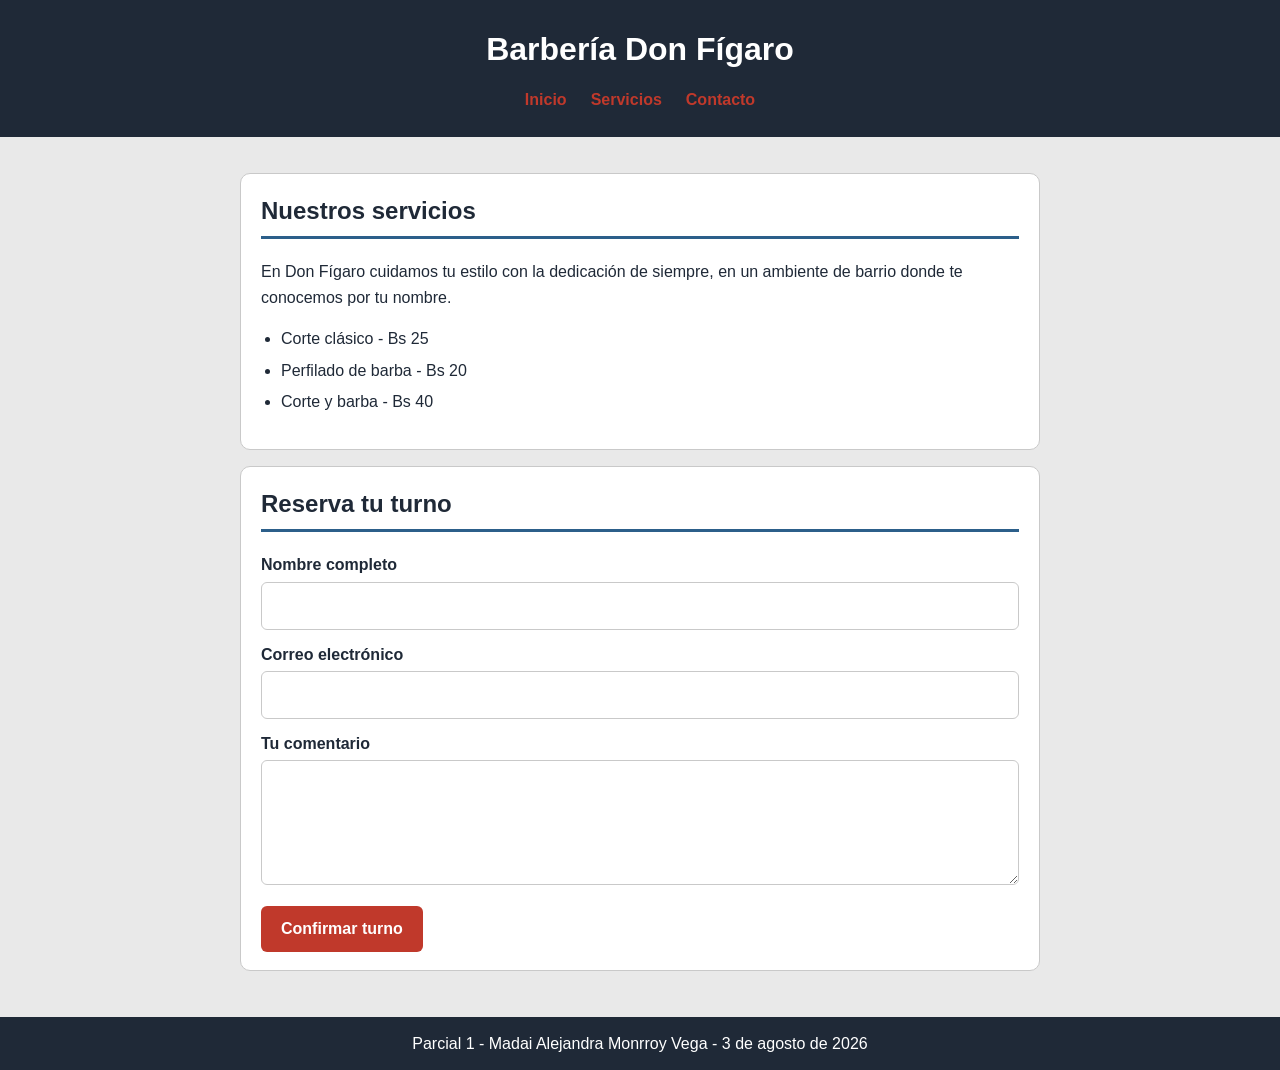
<file: parcial1/index.html>
<!DOCTYPE html>
<html lang="es">
<head>
  <meta charset="UTF-8">
  <meta name="viewport" content="width=device-width, initial-scale=1.0">
  <title>Barbería Don Fígaro</title>
  <link rel="stylesheet" href="styles.css">
</head>
<body>

  <header id="inicio">
    <h1>Barbería Don Fígaro</h1>
    <nav>
      <a href="#inicio">Inicio</a>
      <a href="#servicios">Servicios</a>
      <a href="#contacto">Contacto</a>
    </nav>
  </header>

  <main>

    <section id="servicios" class="tarjeta">
      <h2>Nuestros servicios</h2>
      <p>En Don Fígaro cuidamos tu estilo con la dedicación de siempre, en un ambiente de barrio donde te conocemos por tu nombre.</p>
      <ul>
        <li>Corte clásico - Bs 25</li>
        <li>Perfilado de barba - Bs 20</li>
        <li>Corte y barba - Bs 40</li>
      </ul>
    </section>

    <section id="contacto" class="tarjeta">
      <h2>Reserva tu turno</h2>
      <form>
        <label for="nombre">Nombre completo</label>
        <input type="text" id="nombre" name="nombre" required>

        <label for="correo">Correo electrónico</label>
        <input type="email" id="correo" name="correo" required>

        <label for="comentario">Tu comentario</label>
        <textarea id="comentario" name="comentario" rows="4"></textarea>
      </form>
      <button type="button" id="btn-confirmar">Confirmar turno</button>
      <p id="mensaje" class="oculto"></p>
    </section>

  </main>

  <footer>
    <p>Parcial 1 - Madai Alejandra Monrroy Vega - 3 de agosto de 2026</p>
  </footer>

  <script src="script.js"></script>

</body>
</html>
</file>
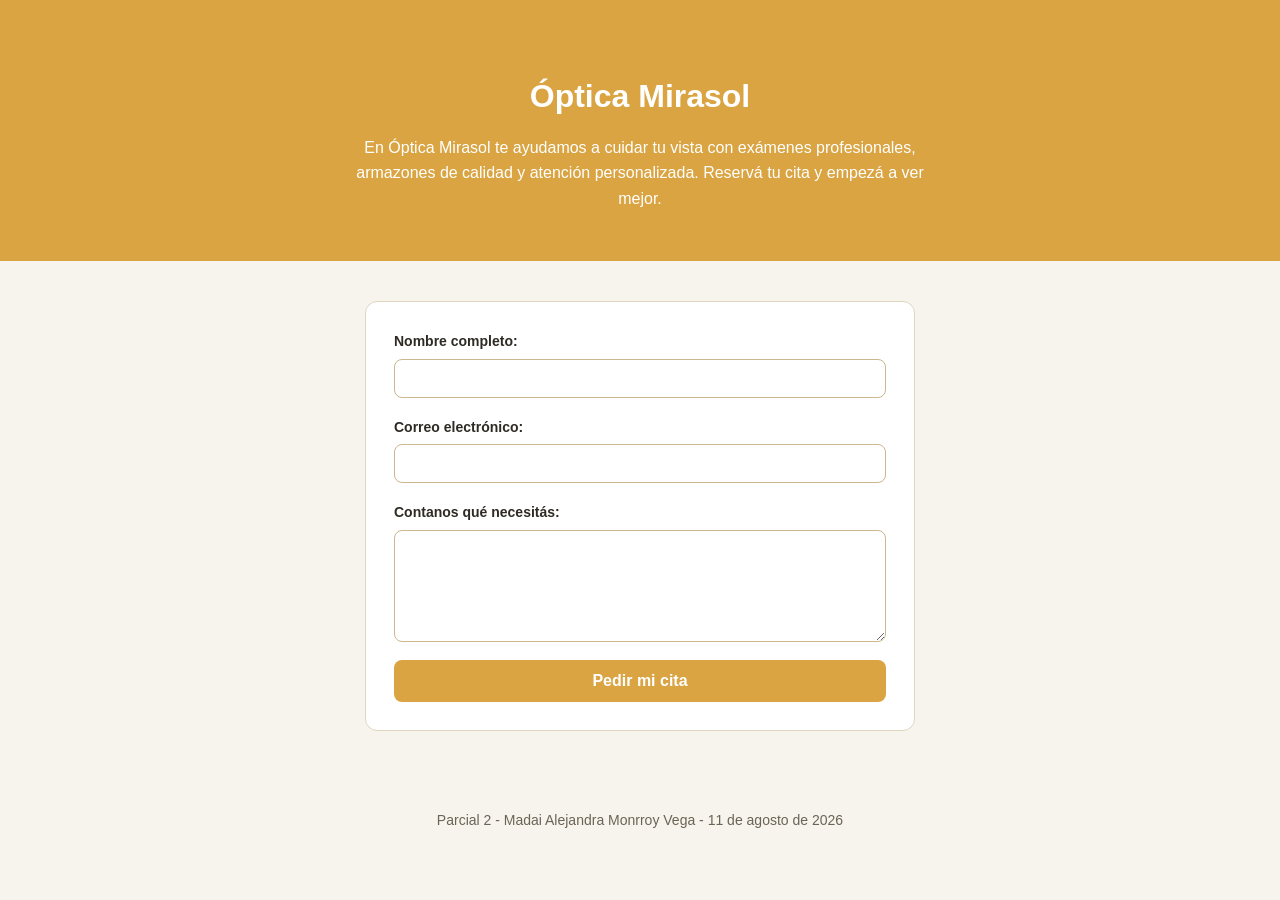
<file: parcial2/index.html>
<!DOCTYPE html>
<html lang="es">
<head>
<meta charset="UTF-8">
<meta name="viewport" content="width=device-width, initial-scale=1.0">
<title>Óptica Mirasol</title>
<link rel="stylesheet" href="style.css">
</head>
<body>

<header>
    <h1>Óptica Mirasol</h1>
    <p>
        En Óptica Mirasol te ayudamos a cuidar tu vista con exámenes
        profesionales, armazones de calidad y atención personalizada.
        Reservá tu cita y empezá a ver mejor.
    </p>
</header>

<main>

    <form id="form-cita" novalidate method="POST" action="procesar.php">

        <div class="campo">
            <label for="nombre">Nombre completo:</label>
            <input type="text" id="nombre" name="nombre" required>
        </div>

        <div class="campo">
            <label for="correo">Correo electrónico:</label>
            <input type="email" id="correo" name="correo" required>
        </div>

        <div class="campo">
            <label for="consulta">Contanos qué necesitás:</label>
            <textarea id="consulta" name="consulta"></textarea>
        </div>

        <button type="submit">Pedir mi cita</button>

        <p id="aviso-cita" class="aviso"></p>

    </form>

</main>

<footer>
    <p>Parcial 2 - Madai Alejandra Monrroy Vega - 11 de agosto de 2026</p>
</footer>

<script src="script.js"></script>

</body>
</html>
</file>
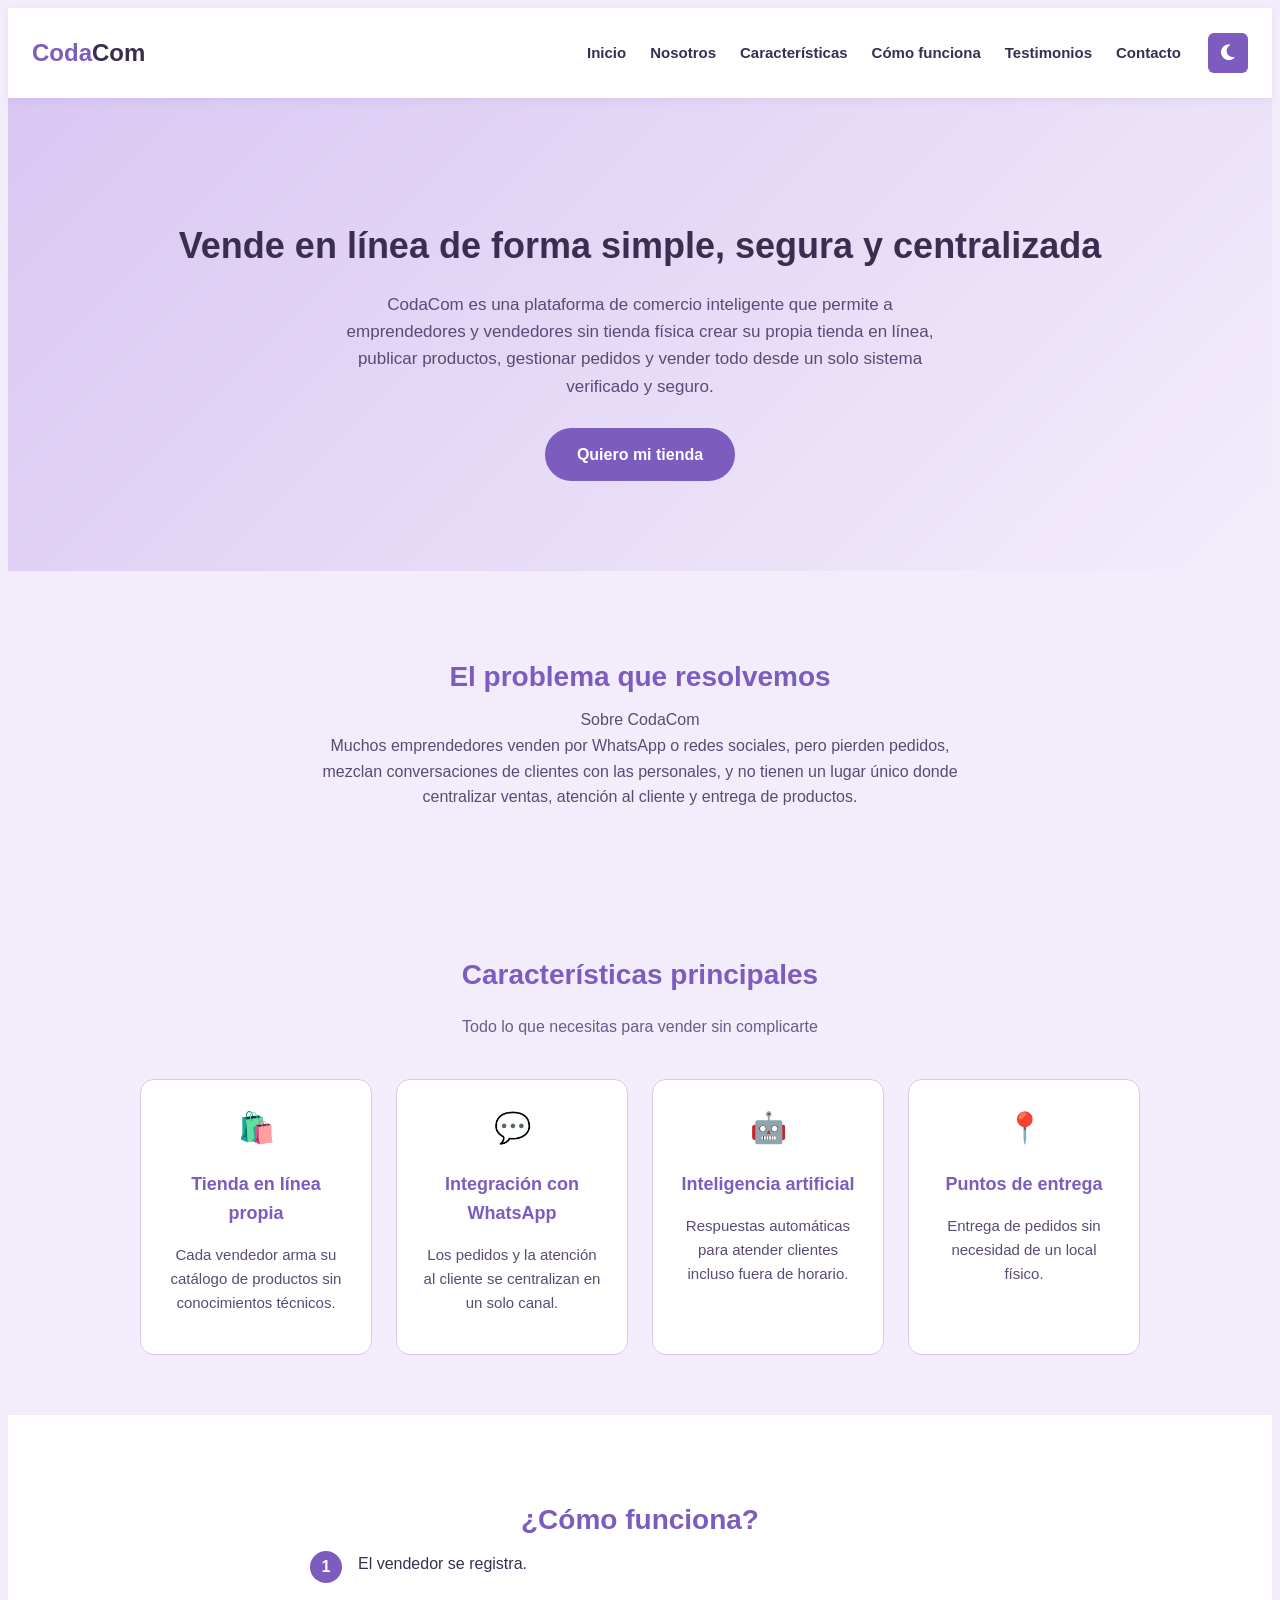
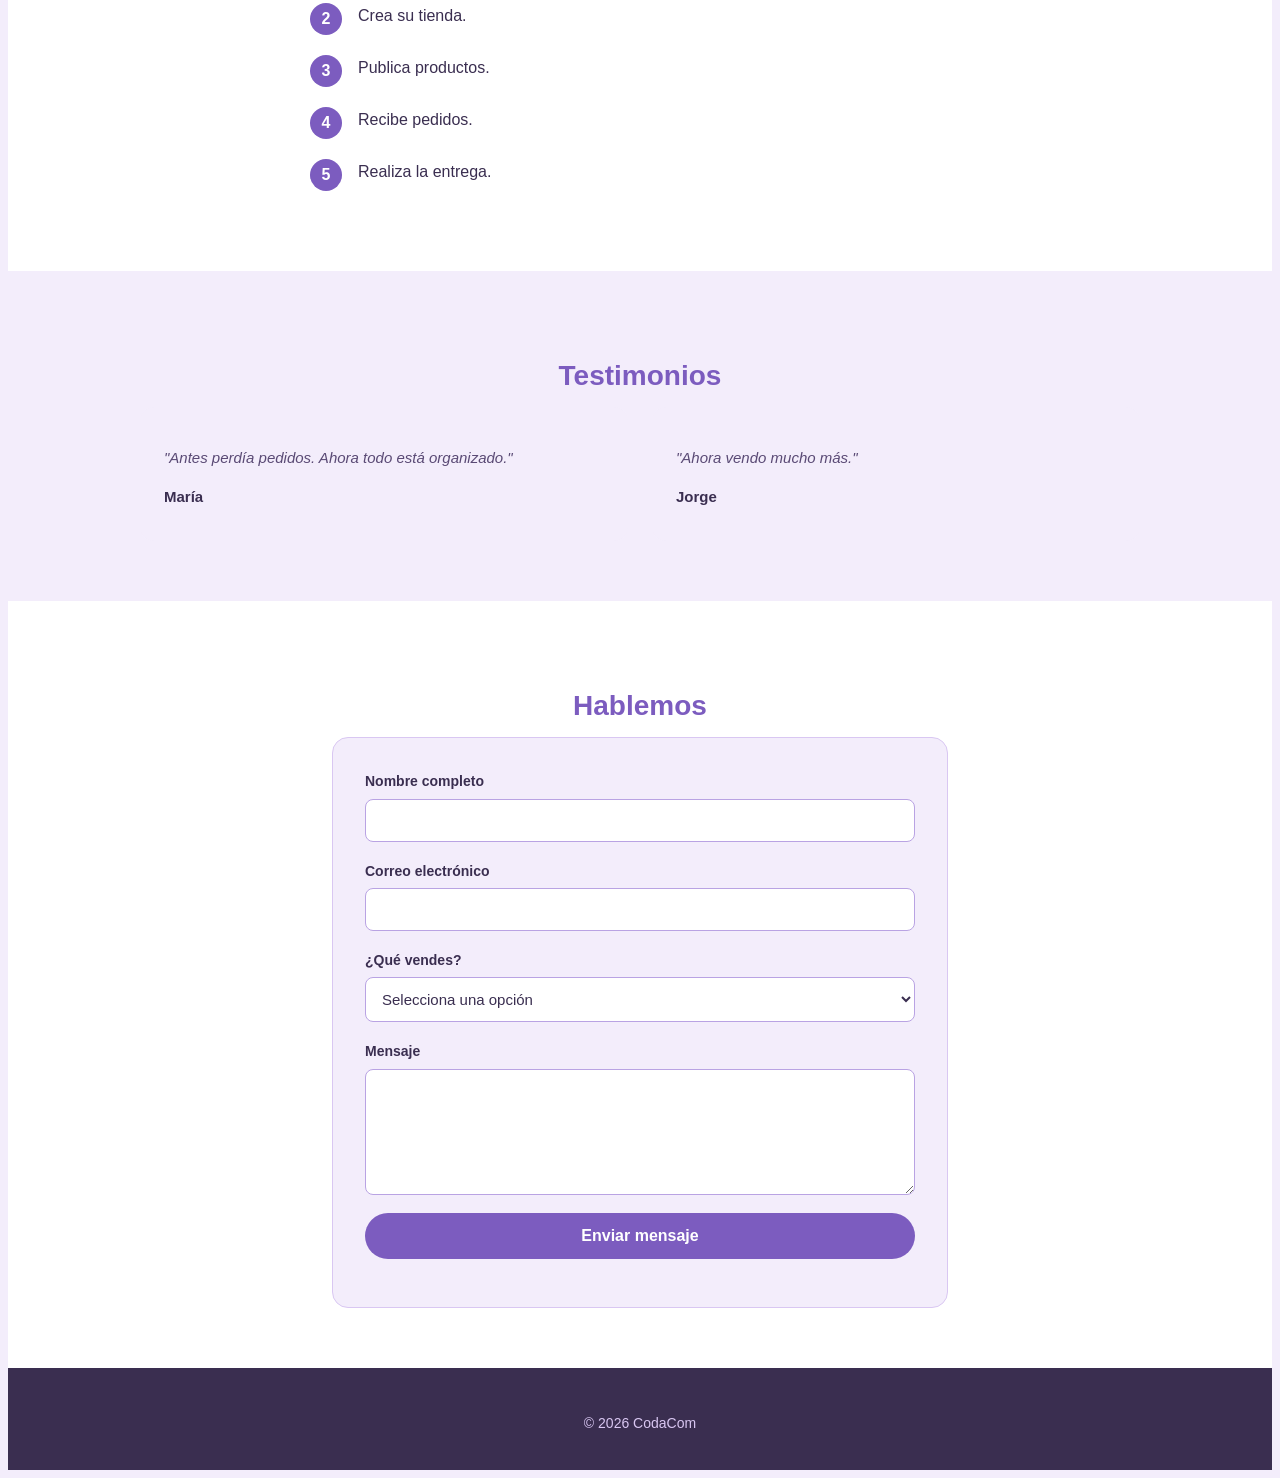
<file: php-practica/index.html>
<!DOCTYPE html>
<html lang="es">
<head>
<meta charset="UTF-8">
<meta name="viewport" content="width=device-width, initial-scale=1.0">
<title>CodaCom - Vende sin tienda física</title>
<link rel="stylesheet" href="../style.css">
<link rel="stylesheet" href="https://cdnjs.cloudflare.com/ajax/libs/font-awesome/6.7.1/css/all.min.css">
</head>
<body>

<header>

    <div class="logo">Coda<span>Com</span></div>

    <nav class="nav">
        <ul class="nav-menu">
            <li><a href="#hero">Inicio</a></li>
            <li><a href="#problema">Nosotros</a></li>
            <li><a href="#caracteristicas">Características</a></li>
            <li><a href="#como-funciona">Cómo funciona</a></li>
            <li><a href="#testimonios">Testimonios</a></li>
            <li><a href="#formulario-contacto">Contacto</a></li>
        </ul>
    </nav>

    <button id="btn-tema" class="boton-tema">
        <i id="icono-tema" class="fa-solid fa-moon"></i>
    </button>

</header>

<main>

<section id="hero">
    <h1>Vende en línea de forma simple, segura y centralizada</h1>
    <p>
        CodaCom es una plataforma de comercio inteligente que permite a
        emprendedores y vendedores sin tienda física crear su propia tienda
        en línea, publicar productos, gestionar pedidos y vender todo desde
        un solo sistema verificado y seguro.
    </p>
    <a href="#formulario-contacto" class="boton">Quiero mi tienda</a>
</section>

<section id="problema">
    <h2>El problema que resolvemos</h2>
    <p class="subtitulo">Sobre CodaCom</p>
    <p>
        Muchos emprendedores venden por WhatsApp o redes sociales, pero
        pierden pedidos, mezclan conversaciones de clientes con las
        personales, y no tienen un lugar único donde centralizar ventas,
        atención al cliente y entrega de productos.
    </p>
</section>

<section id="caracteristicas">
    <h2>Características principales</h2>
    <p class="subtitulo">Todo lo que necesitas para vender sin complicarte</p>

    <div class="grid-caracteristicas">

        <article>
            <div class="icono">🛍️</div>
            <h3>Tienda en línea propia</h3>
            <p>Cada vendedor arma su catálogo de productos sin conocimientos técnicos.</p>
        </article>

        <article>
            <div class="icono">💬</div>
            <h3>Integración con WhatsApp</h3>
            <p>Los pedidos y la atención al cliente se centralizan en un solo canal.</p>
        </article>

        <article>
            <div class="icono">🤖</div>
            <h3>Inteligencia artificial</h3>
            <p>Respuestas automáticas para atender clientes incluso fuera de horario.</p>
        </article>

        <article>
            <div class="icono">📍</div>
            <h3>Puntos de entrega</h3>
            <p>Entrega de pedidos sin necesidad de un local físico.</p>
        </article>

    </div>
</section>

<section id="como-funciona">
    <h2>¿Cómo funciona?</h2>

    <ol class="pasos">
        <li>El vendedor se registra.</li>
        <li>Crea su tienda.</li>
        <li>Publica productos.</li>
        <li>Recibe pedidos.</li>
        <li>Realiza la entrega.</li>
    </ol>
</section>

<section id="testimonios">

    <h2>Testimonios</h2>

    <div class="grid-testimonios">

        <article>
            <p>"Antes perdía pedidos. Ahora todo está organizado."</p>
            <h3>María</h3>
        </article>

        <article>
            <p>"Ahora vendo mucho más."</p>
            <h3>Jorge</h3>
        </article>

    </div>

</section>

<section id="formulario-contacto">

    <h2>Hablemos</h2>

    <form id="form-contacto" novalidate method="POST" action="procesar.php">

        <div class="campo">
            <label for="nombre">Nombre completo</label>
            <input type="text" id="nombre" name="nombre" required>
        </div>

        <div class="campo">
            <label for="email">Correo electrónico</label>
            <input type="email" id="email" name="email" required>
        </div>

        <div class="campo">
            <label for="negocio">¿Qué vendes?</label>

            <select id="negocio" name="negocio">

                <option value="">Selecciona una opción</option>
                <option>Comida</option>
                <option>Ropa</option>
                <option>Tecnología</option>
                <option>Servicios</option>
                <option>Otro</option>

            </select>
        </div>

        <div class="campo">
            <label for="mensaje">Mensaje</label>
            <textarea id="mensaje" name="mensaje" required></textarea>
        </div>

        <button type="submit" class="boton">Enviar mensaje</button>

        <p id="error-formulario"></p>

    </form>

</section>

</main>

<footer>

<p>&copy; 2026 CodaCom</p>

</footer>

<script src="../script.js"></script>

</body>
</html>
</file>
<file: parcial1/styles.css>
body {
  margin: 0;
  font-family: Arial, Helvetica, sans-serif;
  line-height: 1.6;
  background-color: #e9e9e9;
  color: #1f2937;
}

header {
  background-color: #1f2937;
  color: #ffffff;
  text-align: center;
  padding: 24px 16px;
}

header h1 {
  margin: 0 0 12px;
}

nav {
  display: flex;
  justify-content: center;
  gap: 24px;
}

nav a {
  color: #c0392b;
  text-decoration: none;
  font-weight: bold;
}

main {
  max-width: 800px;
  margin: 0 auto;
  padding: 20px 16px;
}

.tarjeta {
  background-color: #ffffff;
  border: 1px solid #c9c9c9;
  border-radius: 10px;
  padding: 18px 20px;
  margin: 16px 0;
}

.tarjeta h2 {
  margin-top: 0;
  color: #1f2937;
  border-bottom: 3px solid #2c5f8a;
  padding-bottom: 6px;
}

.tarjeta ul {
  padding-left: 20px;
}

.tarjeta li {
  margin: 6px 0;
}

form label {
  display: block;
  font-weight: bold;
  margin: 12px 0 4px;
}
 
form input,
form textarea {
  width: 100%;
  padding: 10px;
  border: 1px solid #c9c9c9;
  border-radius: 6px;
  box-sizing: border-box;
  font: inherit;
}
 
#btn-confirmar {
  margin-top: 14px;
  background-color: #c0392b;
  color: #ffffff;
  border: none;
  border-radius: 6px;
  padding: 10px 20px;
  font: inherit;
  font-weight: bold;
}
 
#mensaje {
  margin-top: 12px;
  padding: 10px 14px;
  border: 1px solid #2c5f8a;
  border-radius: 6px;
  color: #2c5f8a;
}
.oculto {
  display: none;
}
 
footer {
  background-color: #1f2937;
  color: #ffffff;
  text-align: center;
  padding: 14px 16px;
  margin-top: 10px;
}
 
footer p {
  margin: 0;
}
 
@media (max-width: 600px) {
  nav {
    flex-direction: column;
    align-items: center;
    gap: 10px;
  }
 
  .tarjeta {
    padding: 14px 16px;
  }
}
</file>
<file: parcial2/style.css>
body {
    font-family: 'Segoe UI', Arial, sans-serif;
    background: #f7f4ee;
    color: #2e2a24;
    line-height: 1.6;
    margin: 0;
}

header {
    background: #d9a441;
    color: #ffffff;
    text-align: center;
    padding: 50px 20px;
}

header h1 {
    margin-bottom: 12px;
}

header p {
    max-width: 600px;
    margin: 0 auto;
}

main {
    max-width: 550px;
    margin: 40px auto;
    padding: 0 20px;
}

form {
    background: #ffffff;
    border: 1px solid #e0d5bf;
    border-radius: 12px;
    padding: 28px;
}

.campo {
    margin-bottom: 18px;
    display: flex;
    flex-direction: column;
}

label {
    font-weight: 600;
    margin-bottom: 6px;
    font-size: 14px;
}

input, textarea {
    padding: 10px;
    border: 1px solid #cbb890;
    border-radius: 8px;
    font-family: inherit;
    font-size: 15px;
}

textarea {
    resize: vertical;
    min-height: 90px;
}

button {
    background: #d9a441;
    color: #ffffff;
    border: none;
    padding: 12px 20px;
    border-radius: 8px;
    font-size: 16px;
    font-weight: 700;
    cursor: pointer;
    width: 100%;
}

button:hover {
    background: #b8842c;
}

.aviso {
    display: none;
    margin-top: 14px;
    font-weight: bold;
}

.aviso.error {
    display: block;
    color: #b00020;
}

.aviso.exito {
    display: block;
    color: #1b7f3b;
}

footer {
    text-align: center;
    padding: 24px;
    color: #6b6355;
    font-size: 14px;
}

ul {
    padding-left: 20px;
}
</file>
<file: style.css>
html { scroll-behavior: smooth; }

body {
    font-family: 'Segoe UI', Arial, sans-serif;
    background: #f3edfb;
    color: #3a2e50;
    line-height: 1.6;
    overflow-x: hidden;
}

h1, h2, h3 { font-weight: 700; }

a { color: #7c5cbf; }

ul { list-style: none; }

section {
  padding: 60px 20px;
  max-width: 1000px;
  margin: 0 auto;
}

.contenedor-angosto {
  max-width: 700px;
  margin: 0 auto;
}

h2 {
  font-size: 28px;
  text-align: center;
  margin-bottom: 8px;
  color: #7c5cbf;
}

.subtitulo {
  text-align: center;
  color: #6b5b8a;
  margin-bottom: 40px;
}

header {
  background: #ffffff;
  padding: 16px 24px;
  display: flex;
  justify-content: space-between;
  align-items: center;
  flex-wrap: wrap;
  gap: 12px;
  box-shadow: 0 2px 8px rgba(124, 92, 191, 0.1);
  position: sticky;
  top: 0;
  z-index: 100;
}

.logo {
  font-size: 24px;
  font-weight: 800;
  color: #7c5cbf;
  margin-right: auto;
}

.logo span { color: #3a2e50; }

.nav { margin-left: auto; }

.nav-menu {
  display: flex;
  gap: 24px;
  flex-wrap: wrap;
}

nav a {
  text-decoration: none;
  color: #3a2e50;
  font-weight: 600;
  font-size: 15px;
}

nav a:hover { color: #7c5cbf; }

#hero {
  background: linear-gradient(135deg, #d9c7f2, #f3edfb);
  text-align: center;
  padding: 90px 20px;
  max-width: none;
}

#hero h1 {
  font-size: 36px;
  color: #3a2e50;
  margin-bottom: 16px;
}

#hero p {
  max-width: 600px;
  margin: 0 auto 28px auto;
  color: #5a4a75;
  font-size: 17px;
}

.boton {
  display: inline-block;
  background: #7c5cbf;
  color: #ffffff;
  padding: 14px 32px;
  border-radius: 30px;
  text-decoration: none;
  font-weight: 700;
  transition: background 0.2s ease;
}

.boton:hover { background: #6845ab; }

#problema { text-align: center; }

#problema p {
  max-width: 650px;
  margin: 0 auto;
  color: #5a4a75;
}

.grid-caracteristicas {
  display: grid;
  grid-template-columns: repeat(auto-fit, minmax(220px, 1fr));
  gap: 24px;
}

article {
  background: #ffffff;
  border: 1px solid #d9c7f2;
  border-radius: 14px;
  padding: 24px;
  text-align: center;
}

article h3 {
  color: #7c5cbf;
  margin-bottom: 8px;
  font-size: 18px;
}

article p { color: #5a4a75; font-size: 15px; }

.icono { font-size: 30px; margin-bottom: 10px; }

#como-funciona { background: #ffffff; max-width: none; }

.pasos {
  max-width: 700px;
  margin: 0 auto;
  counter-reset: paso;
}

.pasos li {
  display: flex;
  gap: 16px;
  align-items: flex-start;
  margin-bottom: 20px;
}

.pasos li::before {
  counter-increment: paso;
  content: counter(paso);
  background: #7c5cbf;
  color: #ffffff;
  min-width: 32px;
  height: 32px;
  border-radius: 50%;
  display: flex;
  align-items: center;
  justify-content: center;
  font-weight: 700;
  flex-shrink: 0;
}

.grid-testimonios {
  display: grid;
  grid-template-columns: repeat(auto-fit, minmax(240px, 1fr));
  gap: 24px;
}

.grid-testimonios article {
  text-align: left;
  background: #f3edfb;
  border: none;
}

.grid-testimonios h3 { font-size: 15px; color: #3a2e50; }

.grid-testimonios p { font-style: italic; color: #5a4a75; }

#formulario-contacto { background: #ffffff; max-width: none; }

form {
  max-width: 550px;
  margin: 0 auto;
  background: #f3edfb;
  padding: 32px;
  border-radius: 16px;
  border: 1px solid #d9c7f2;
}

.campo {
  margin-bottom: 18px;
  display: flex;
  flex-direction: column;
}

label {
  font-weight: 600;
  margin-bottom: 6px;
  font-size: 14px;
}

input, textarea, select {
  padding: 12px;
  border: 1px solid #b9a3e3;
  border-radius: 8px;
  font-family: inherit;
  font-size: 15px;
  background: #ffffff;
  color: #3a2e50;
}

input:focus, textarea:focus, select:focus {
  outline: 2px solid #7c5cbf;
  outline-offset: 1px;
}

textarea { resize: vertical; min-height: 100px; }

form .boton {
  border: none;
  cursor: pointer;
  width: 100%;
  font-size: 16px;
}

footer {
  background: #3a2e50;
  color: #d9c7f2;
  text-align: center;
  padding: 30px 20px;
}

footer p { margin-bottom: 6px; font-size: 14px; }

footer a { color: #d9c7f2; }

.error {
    color: #e53935;
    font-weight: bold;
    margin-top: 10px;
}

.exito {
    color: #2e7d32;
    font-weight: bold;
    margin-top: 10px;
}

.boton-tema{
    width:40px;
    height:40px;
    border:none;
    border-radius:6px;
    background:#7c5cbf;
    color:white;
    cursor:pointer;
    display:flex;
    justify-content:center;
    align-items:center;
    margin-left:15px;
}

.boton-tema:hover{ background:#6845ab; }

.boton-tema i{ font-size:18px; }

.oscuro{ background:#1f1f1f; color:#f0f0f0; }
.oscuro header{ background:#2c2c2c; }
.oscuro #hero{ background:#353535; }
.oscuro #hero h1, .oscuro #hero p{ color:#ffffff; }
.oscuro section, .oscuro #como-funciona, .oscuro #formulario-contacto{ background:#2b2b2b; }
.oscuro h2, .oscuro h3{ color:#d0d0d0; }
.oscuro .subtitulo{ color:#bdbdbd; }
.oscuro p, .oscuro li, .oscuro label{ color:#ececec; }
.oscuro article, .oscuro .grid-testimonios article{ background:#3b3b3b; border:1px solid #666; }
.oscuro article p, .oscuro .grid-testimonios p{ color:#ececec; }
.oscuro .grid-testimonios h3{ color:#ffffff; }
.oscuro form{ background:#3b3b3b; }
.oscuro input, .oscuro textarea, .oscuro select{ background:#555; color:#ffffff; border:1px solid #777; }
.oscuro input::placeholder, .oscuro textarea::placeholder{ color:#d0d0d0; }
.oscuro footer{ background:#121212; }
.oscuro a{ color:#ffffff; }

@media (max-width: 600px) {
  header { flex-direction: column; text-align: center; }
  .nav-menu { flex-direction: column; align-items: center; gap: 12px; }
  .grid-caracteristicas, .grid-testimonios { grid-template-columns: 1fr; }
  section { padding: 40px 16px; }
  form { padding: 24px; }
  #hero { padding: 60px 16px; }
}
</file>
